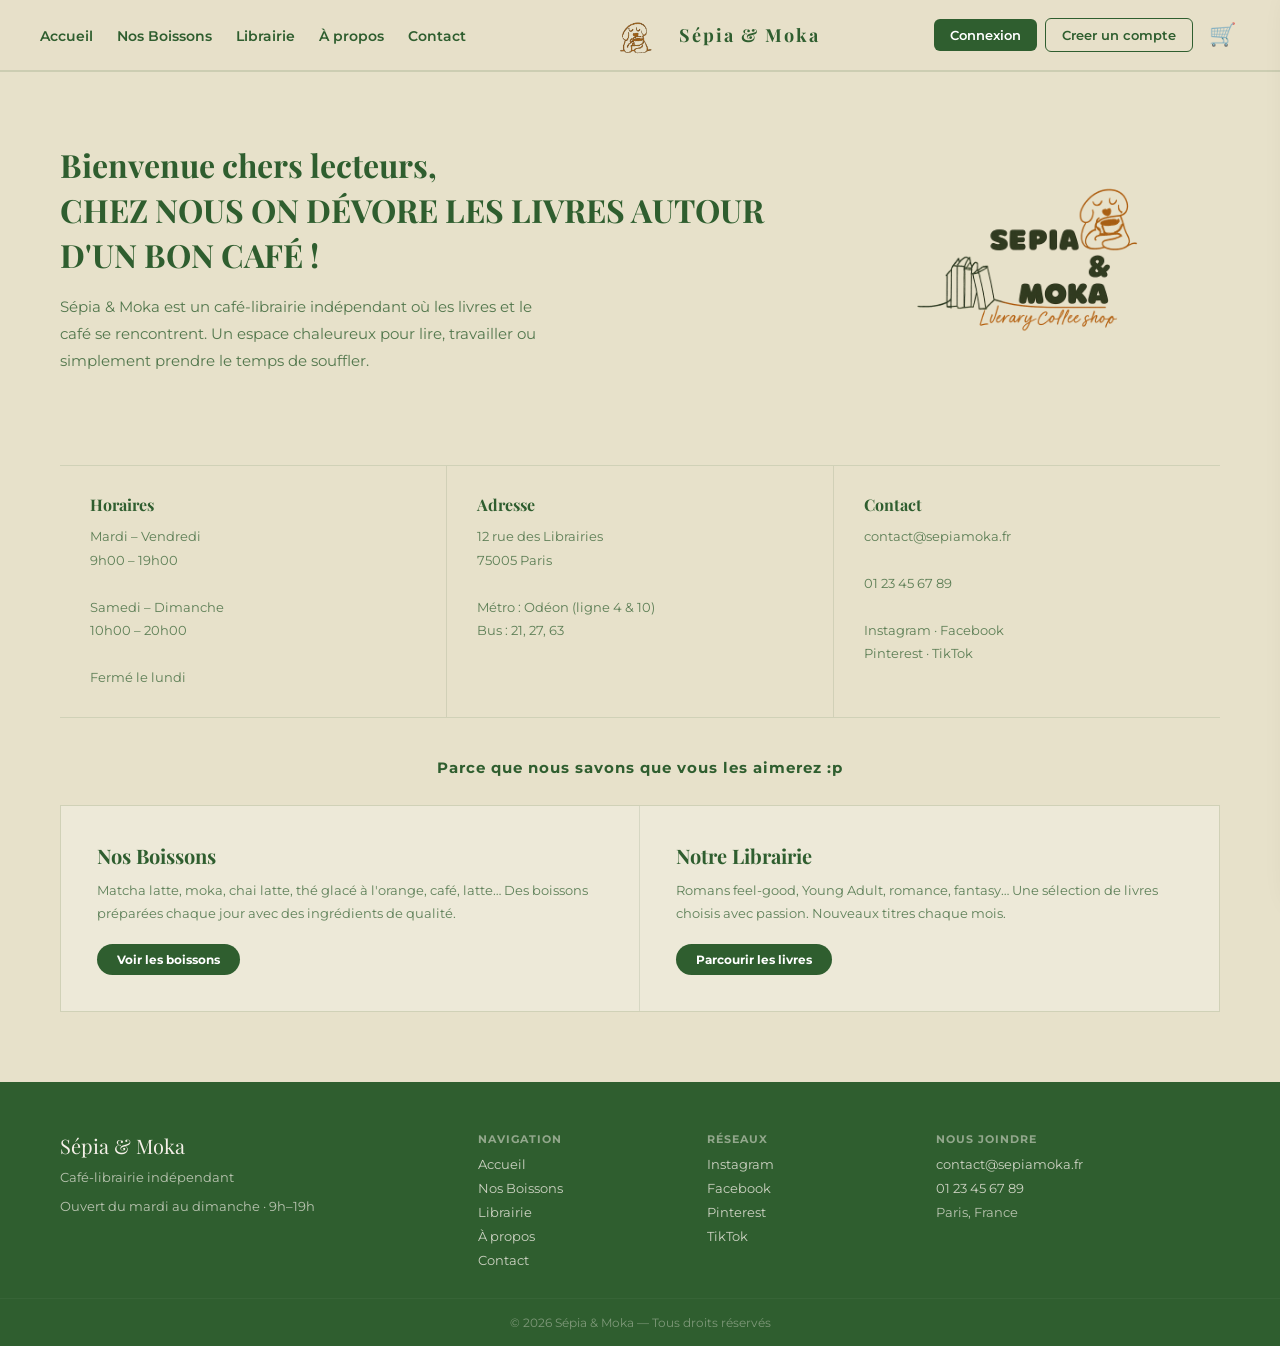
<file: accueil.html>
<!DOCTYPE html>
<html lang="fr">
<head>
  <meta charset="UTF-8"/>
  <meta name="viewport" content="width=device-width, initial-scale=1.0"/>
  <title>Sépia &amp; Moka – Accueil</title>
  <link rel="preconnect" href="https://fonts.googleapis.com">
  <link rel="preconnect" href="https://fonts.gstatic.com" crossorigin>
  <link href="https://fonts.googleapis.com/css2?family=Playfair+Display:ital,wght@0,400;0,700;1,400&family=Montserrat:wght@400;600;700&display=swap" rel="stylesheet">
  <link rel="stylesheet" href="sepiamoka.css"/>
  <style>
    
    .hero-wrap {
      display: flex;
      align-items: center;
      gap: 60px;
      padding: 70px 60px 50px;
    }
    .hero-text { flex: 1; }
    .hero-text h1 {
      font-family: 'Playfair Display', serif;
      font-size: 32px;
      font-weight: 700;
      line-height: 1.4;
      margin-bottom: 16px;
    }
    .hero-text p {
      font-size: 15px;
      line-height: 1.8;
      opacity: 0.8;
      max-width: 480px;
    }
    .hero-logo {
      flex-shrink: 0;
      width: 350px;
    }
    .hero-logo img {
      width: 350px;
      height: auto;
      display: block;
    }

    
    .ligne {
      height: 1px;
      background: rgba(47,94,47,0.12);
      margin: 0 60px;
    }

    
    .infos {
      display: flex;
      border-top: 1px solid rgba(47,94,47,0.12);
      border-bottom: 1px solid rgba(47,94,47,0.12);
      margin: 40px 60px;
    }
    .info-bloc {
      flex: 1;
      padding: 28px 30px;
      border-right: 1px solid rgba(47,94,47,0.12);
    }
    .info-bloc:last-child { border-right: none; }
    .info-bloc h3 {
      font-family: 'Playfair Display', serif;
      font-size: 16px;
      margin-bottom: 10px;
    }
    .info-bloc p {
      font-size: 13px;
      line-height: 1.8;
      opacity: 0.75;
    }

    
    .selections {
      padding: 0 60px 70px;
    }
    .selections h3 {
      text-align: center;
      font-weight: 700;
      letter-spacing: 1px;
      font-size: 15px;
      margin-bottom: 28px;
    }
    .selections-grid {
      display: grid;
      grid-template-columns: 1fr 1fr;
      border: 1px solid rgba(47,94,47,0.12);
    }
    .selection-bloc {
      padding: 36px;
      background: rgba(255,255,255,0.25);
    }
    .selection-bloc:first-child {
      border-right: 1px solid rgba(47,94,47,0.12);
    }
    .selection-bloc h4 {
      font-family: 'Playfair Display', serif;
      font-size: 20px;
      margin-bottom: 10px;
    }
    .selection-bloc p {
      font-size: 13px;
      line-height: 1.8;
      opacity: 0.75;
      margin-bottom: 18px;
    }
    .selection-bloc a {
      display: inline-block;
      padding: 8px 20px;
      background: var(--green);
      color: white;
      text-decoration: none;
      border-radius: 20px;
      font-size: 12px;
      font-weight: 700;
      font-family: 'Montserrat', sans-serif;
      transition: background 0.2s;
    }
    .selection-bloc a:hover { background: var(--green-light); }

    @media(max-width: 768px) {
      .hero-wrap { flex-direction: column; padding: 40px 24px 30px; gap: 30px; }
      .hero-logo { width: 350px; }
      .infos { flex-direction: column; margin: 30px 24px; }
      .info-bloc { border-right: none; border-bottom: 1px solid rgba(47,94,47,0.12); padding: 20px; }
      .info-bloc:last-child { border-bottom: none; }
      .selections { padding: 0 24px 50px; }
      .selections-grid { grid-template-columns: 1fr; }
      .selection-bloc:first-child { border-right: none; border-bottom: 1px solid rgba(47,94,47,0.12); }
    }
  </style>
</head>
<body>

  <div id="admin-banner" class="admin-banner" style="display:none;">
    ⚙️ MODE ADMINISTRATEUR — Gérez vos produits depuis Nos Boissons et Librairie
  </div>

  <header>
    <nav>
      <a href="accueil.html">Accueil</a>
      <a href="boissons.html">Nos Boissons</a>
      <a href="librairie.html">Librairie</a>
      <a href="apropos.html">À propos</a>
      <a href="contact.html">Contact</a>
    </nav>
    <div class="logo">
      <img src="chien.png" alt="" class="logo-chien">
      <span>Sépia &amp; Moka</span>
    </div>
    <div style="display:flex;align-items:center;gap:12px;">
      <div class="auth-area"></div>
      <button class="cart-btn" onclick="toggleCart()" aria-label="Panier">
        🛒<span class="cart-count"></span>
      </button>
    </div>
  </header>

  
  <div class="hero-wrap">
    <div class="hero-text">
      <h1>Bienvenue chers lecteurs,<br>CHEZ NOUS ON DÉVORE LES LIVRES AUTOUR D'UN BON CAFÉ !</h1>
      <p>Sépia &amp; Moka est un café-librairie indépendant où les livres et le café se rencontrent. Un espace chaleureux pour lire, travailler ou simplement prendre le temps de souffler.</p>
    </div>
    <div class="hero-logo">
      <img src="logo.png" alt="Sépia &amp; Moka">
    </div>
  </div>

  
  <div class="infos">
    <div class="info-bloc">
      <h3>Horaires</h3>
      <p>
        Mardi – Vendredi<br>9h00 – 19h00<br><br>
        Samedi – Dimanche<br>10h00 – 20h00<br><br>
        Fermé le lundi
      </p>
    </div>
    <div class="info-bloc">
      <h3>Adresse</h3>
      <p>
        12 rue des Librairies<br>
        75005 Paris<br><br>
        Métro : Odéon (ligne 4 &amp; 10)<br>
        Bus : 21, 27, 63
      </p>
    </div>
    <div class="info-bloc">
      <h3>Contact</h3>
      <p>
        contact@sepiamoka.fr<br><br>
        01 23 45 67 89<br><br>
        Instagram · Facebook<br>Pinterest · TikTok
      </p>
    </div>
  </div>

  <div class="selections">
    <h3>Parce que nous savons que vous les aimerez :p</h3>
    <div class="selections-grid">
      <div class="selection-bloc">
        <h4>Nos Boissons</h4>
        <p>Matcha latte, moka, chai latte, thé glacé à l'orange, café, latte… Des boissons préparées chaque jour avec des ingrédients de qualité.</p>
        <a href="boissons.html">Voir les boissons</a>
      </div>
      <div class="selection-bloc">
        <h4>Notre Librairie</h4>
        <p>Romans feel-good, Young Adult, romance, fantasy… Une sélection de livres choisis avec passion. Nouveaux titres chaque mois.</p>
        <a href="librairie.html">Parcourir les livres</a>
      </div>
    </div>
  </div>

  <footer>
    <div class="footer-inner">
      <div class="footer-brand">
        <span class="footer-logo">Sépia &amp; Moka</span>
        <p>Café-librairie indépendant</p>
        <p>Ouvert du mardi au dimanche · 9h–19h</p>
      </div>
      <div class="footer-links">
        <strong>Navigation</strong>
        <a href="accueil.html">Accueil</a>
        <a href="boissons.html">Nos Boissons</a>
        <a href="librairie.html">Librairie</a>
        <a href="apropos.html">À propos</a>
        <a href="contact.html">Contact</a>
      </div>
      <div class="footer-links">
        <strong>Réseaux</strong>
        <a href="#">Instagram</a>
        <a href="#">Facebook</a>
        <a href="#">Pinterest</a>
        <a href="#">TikTok</a>
      </div>
      <div class="footer-links">
        <strong>Nous joindre</strong>
        <a href="mailto:contact@sepiamoka.fr">contact@sepiamoka.fr</a>
        <a href="tel:+33123456789">01 23 45 67 89</a>
        <p>Paris, France</p>
      </div>
    </div>
    <div class="footer-bottom">© 2026 Sépia &amp; Moka — Tous droits réservés</div>
  </footer>

  
  <div id="auth-modal">
    <div class="modal-box">
      <button class="modal-close" onclick="closeModal()">✕</button>
      <h2>Sépia &amp; Moka</h2>
      <div class="modal-tabs">
        <button class="modal-tab active" data-tab="login" onclick="switchTab('login')">Connexion</button>
        <button class="modal-tab" data-tab="register" onclick="switchTab('register')">Créer un compte</button>
      </div>
      <form class="modal-form" data-form="login" onsubmit="handleLogin(event)">
        <input id="login-email" type="email" placeholder="Email" required autocomplete="email">
        <input id="login-pass" type="password" placeholder="Mot de passe" required autocomplete="current-password">
        <div id="login-msg" class="modal-msg"></div>
        <button type="submit">Se connecter</button>
      </form>
      <form class="modal-form" data-form="register" style="display:none" onsubmit="handleRegister(event)">
        <div style="display:flex;gap:8px;">
          <input id="reg-prenom" type="text" placeholder="Prénom" required style="flex:1">
          <input id="reg-nom" type="text" placeholder="Nom" required style="flex:1">
        </div>
        <input id="reg-email" type="email" placeholder="Email" required autocomplete="email">
        <input id="reg-pass" type="password" placeholder="Mot de passe (6 car. min)" required autocomplete="new-password">
        <input id="reg-pass2" type="password" placeholder="Confirmer le mot de passe" required>
        <div id="reg-msg" class="modal-msg"></div>
        <button type="submit">Créer mon compte</button>
      </form>
    </div>
  </div>

  
  <div id="cart-panel">
    <h2>Mon panier <button class="cart-close" onclick="toggleCart()">✕</button></h2>
    <div id="cart-list"></div>
    <div id="cart-total"></div>
    <button class="btn-checkout" onclick="openCheckout()">Commander →</button>
  </div>

  <script src="sepiamoka.js"></script>
</body>
</html>
</file>
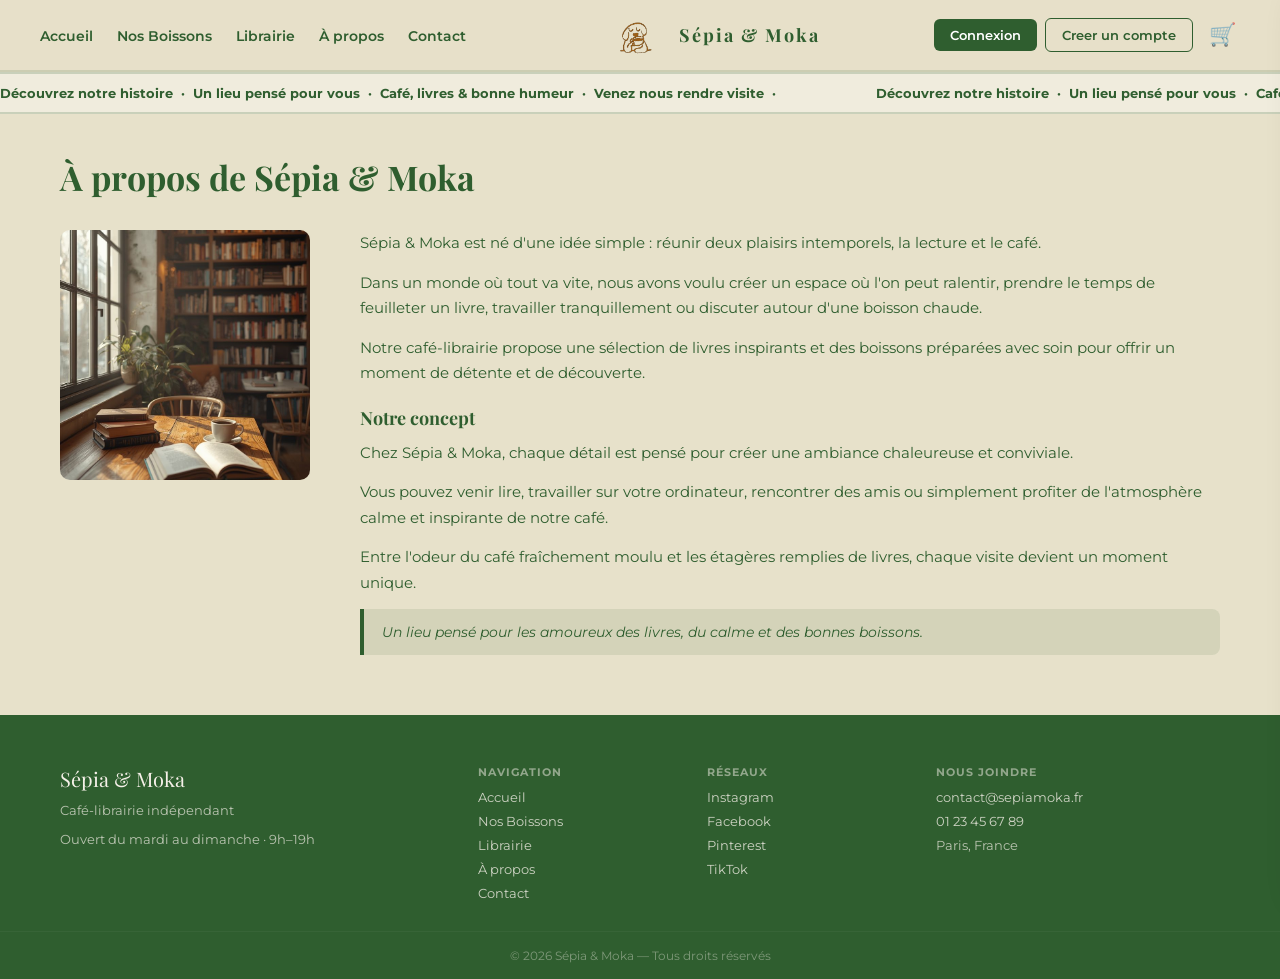
<file: apropos.html>
<!DOCTYPE html>
<html lang="fr">
<head>
  <meta charset="UTF-8"/>
  <meta name="viewport" content="width=device-width, initial-scale=1.0"/>
  <title>Sépia &amp; Moka – À propos</title>
  <link rel="stylesheet" href="sepiamoka.css"/>
  <style>
    .about-title { padding:40px 60px 0; font-family:'Playfair Display',serif; font-size:34px; }
    .about-container { display:flex; align-items:flex-start; gap:50px; padding:30px 60px 60px; }
    .about-image img { width:250px; height:250px; border-radius:10px; object-fit:cover; }
    .about-text h2 { margin:20px 0 10px; font-family:'Playfair Display',serif; font-size:18px; }
    .about-text p { line-height:1.7; margin-bottom:14px; font-size:15px; }
    .highlight-box { background:rgba(47,94,47,.1); border-left:4px solid var(--green); padding:14px 18px; border-radius:0 8px 8px 0; font-style:italic; margin-top:10px; font-size:14px; }
    @media(max-width:768px){ .about-container{flex-direction:column;padding:20px;} .about-title{padding:30px 20px 0;font-size:24px;} }
  </style>
  <link rel="preconnect" href="https://fonts.googleapis.com">
  <link rel="preconnect" href="https://fonts.gstatic.com" crossorigin>
  <link href="https://fonts.googleapis.com/css2?family=Playfair+Display:ital,wght@0,400;0,700;1,400&family=Montserrat:wght@400;600;700&display=swap" rel="stylesheet">
  <style>
    .hero {
      padding: 80px 60px 20px;
      font-family: 'Playfair Display', serif;
      font-size: 28px;
      font-weight: 700;
      line-height: 1.4;
    }
    .section-title {
      text-align: center;
      font-weight: 700;
      letter-spacing: 1px;
      font-size: 15px;
      margin-bottom: 30px;
      margin-top: 50px;
    }
  </style>
</head>
<body>

  <div id="admin-banner" class="admin-banner" style="display:none;">
    ⚙️ MODE ADMINISTRATEUR — Modifiez ou ajoutez des produits directement ici
  </div>

  <header>
    <nav>
      <a href="accueil.html">Accueil</a>
      <a href="boissons.html">Nos Boissons</a>
      <a href="librairie.html">Librairie</a>
      <a href="apropos.html">À propos</a>
      <a href="contact.html">Contact</a>
    </nav>
    <div class="logo">
      <img src="chien.png" alt="" class="logo-chien">
      <span>Sépia &amp; Moka</span>
    </div>
    <div style="display:flex;align-items:center;gap:12px;">
      <div class="auth-area"></div>
      <button class="cart-btn" onclick="toggleCart()" aria-label="Panier">
        🛒<span class="cart-count"></span>
      </button>
    </div>
  </header>

  <div class="ticker"><div class="ticker-track"><span>Découvrez notre histoire &nbsp;·&nbsp; Un lieu pensé pour vous &nbsp;·&nbsp; Café, livres &amp; bonne humeur &nbsp;·&nbsp; Venez nous rendre visite &nbsp;·&nbsp; &nbsp;&nbsp;&nbsp;</span><span>Découvrez notre histoire &nbsp;·&nbsp; Un lieu pensé pour vous &nbsp;·&nbsp; Café, livres &amp; bonne humeur &nbsp;·&nbsp; Venez nous rendre visite &nbsp;·&nbsp; &nbsp;&nbsp;&nbsp;</span><span>Découvrez notre histoire &nbsp;·&nbsp; Un lieu pensé pour vous &nbsp;·&nbsp; Café, livres &amp; bonne humeur &nbsp;·&nbsp; Venez nous rendre visite &nbsp;·&nbsp; &nbsp;&nbsp;&nbsp;</span><span>Découvrez notre histoire &nbsp;·&nbsp; Un lieu pensé pour vous &nbsp;·&nbsp; Café, livres &amp; bonne humeur &nbsp;·&nbsp; Venez nous rendre visite &nbsp;·&nbsp; &nbsp;&nbsp;&nbsp;</span></div></div></div>

  <h1 class="about-title">À propos de Sépia &amp; Moka</h1>

  <section class="about-container">
    <div class="about-image">
      <img src="Cozy Book Café Corner _ Warm Lights, Coffee & Stacks of Books _ Vision Board _ Cozy Living.jpg" alt="Café librairie" onerror="this.style.display='none'">
    </div>
    <div class="about-text">
      <p>Sépia &amp; Moka est né d'une idée simple : réunir deux plaisirs intemporels, la lecture et le café.</p>
      <p>Dans un monde où tout va vite, nous avons voulu créer un espace où l'on peut ralentir, prendre le temps de feuilleter un livre, travailler tranquillement ou discuter autour d'une boisson chaude.</p>
      <p>Notre café-librairie propose une sélection de livres inspirants et des boissons préparées avec soin pour offrir un moment de détente et de découverte.</p>
      <h2>Notre concept</h2>
      <p>Chez Sépia &amp; Moka, chaque détail est pensé pour créer une ambiance chaleureuse et conviviale.</p>
      <p>Vous pouvez venir lire, travailler sur votre ordinateur, rencontrer des amis ou simplement profiter de l'atmosphère calme et inspirante de notre café.</p>
      <p>Entre l'odeur du café fraîchement moulu et les étagères remplies de livres, chaque visite devient un moment unique.</p>
      <div class="highlight-box">Un lieu pensé pour les amoureux des livres, du calme et des bonnes boissons.</div>
    </div>
  </section>

  <footer>
    <div class="footer-inner">
      <div class="footer-brand">
        <span class="footer-logo">Sépia &amp; Moka</span>
        <p>Café-librairie indépendant</p>
        <p>Ouvert du mardi au dimanche · 9h–19h</p>
      </div>
      <div class="footer-links">
        <strong>Navigation</strong>
        <a href="accueil.html">Accueil</a>
        <a href="boissons.html">Nos Boissons</a>
        <a href="librairie.html">Librairie</a>
        <a href="apropos.html">À propos</a>
        <a href="contact.html">Contact</a>
      </div>
      <div class="footer-links">
        <strong>Réseaux</strong>
        <a href="#">Instagram</a>
        <a href="#">Facebook</a>
        <a href="#">Pinterest</a>
        <a href="#">TikTok</a>
      </div>
      <div class="footer-links">
        <strong>Nous joindre</strong>
        <a href="mailto:contact@sepiamoka.fr">contact@sepiamoka.fr</a>
        <a href="tel:+33123456789">01 23 45 67 89</a>
        <p>Paris, France</p>
      </div>
    </div>
    <div class="footer-bottom">© 2026 Sépia &amp; Moka — Tous droits réservés</div>
  </footer>

  <div id="auth-modal">
    <div class="modal-box">
      <button class="modal-close" onclick="closeModal()">✕</button>
      <h2>Sépia &amp; Moka</h2>
      <div class="modal-tabs">
        <button class="modal-tab active" data-tab="login" onclick="switchTab('login')">Connexion</button>
        <button class="modal-tab" data-tab="register" onclick="switchTab('register')">Créer un compte</button>
      </div>
      <form class="modal-form" data-form="login" onsubmit="handleLogin(event)">
        <input id="login-email" type="email" placeholder="Email" required autocomplete="email">
        <input id="login-pass" type="password" placeholder="Mot de passe" required autocomplete="current-password">
        <div id="login-msg" class="modal-msg"></div>
        <button type="submit">Se connecter</button>
      </form>
      <form class="modal-form" data-form="register" style="display:none" onsubmit="handleRegister(event)">
        <div style="display:flex;gap:8px;">
          <input id="reg-prenom" type="text" placeholder="Prénom" required style="flex:1">
          <input id="reg-nom" type="text" placeholder="Nom" required style="flex:1">
        </div>
        <input id="reg-email" type="email" placeholder="Email" required autocomplete="email">
        <input id="reg-pass" type="password" placeholder="Mot de passe (6 car. min)" required autocomplete="new-password">
        <input id="reg-pass2" type="password" placeholder="Confirmer le mot de passe" required>
        <div id="reg-msg" class="modal-msg"></div>
        <button type="submit">Créer mon compte</button>
      </form>
    </div>
  </div>

  <div id="product-editor-modal">
    <div class="pe-box">
      <h2 id="pe-title">Modifier le produit <button class="modal-close" onclick="closeProductEditor()">✕</button></h2>
      <div class="pe-field">
        <label>Image du produit</label>
        <img id="pe-img-preview" class="pe-img-preview" alt="Aperçu">
        <label for="pe-img-file" class="pe-img-upload-label">
          📷 Choisir une image
          <input type="file" id="pe-img-file" accept="image/*" style="display:none" onchange="handleProductImageChange(this)">
        </label>
      </div>
      <div class="pe-field">
        <label>Nom du produit</label>
        <input type="text" id="pe-name" placeholder="Nom du produit">
      </div>
      <div class="pe-field">
        <label>Description</label>
        <textarea id="pe-desc" placeholder="Description, ingrédients, auteur…"></textarea>
      </div>
      <div style="display:flex;gap:12px;">
        <div class="pe-field" style="flex:1">
          <label>Prix (€)</label>
          <input type="number" id="pe-price" placeholder="ex: 4.50" step="0.01" min="0">
        </div>
        <div class="pe-field" style="flex:1">
          <label>Stock</label>
          <input type="number" id="pe-stock" placeholder="ex: 20" min="0">
        </div>
      </div>
      <div id="pe-msg" class="pe-msg"></div>
      <div class="pe-actions">
        <button class="pe-btn-cancel" onclick="closeProductEditor()">Annuler</button>
        <button class="pe-btn-save" onclick="saveProductEditor()">💾 Enregistrer</button>
      </div>
    </div>
  </div>

  <div id="cart-panel">
    <h2>Mon panier <button class="cart-close" onclick="toggleCart()">✕</button></h2>
    <div id="cart-list"></div>
    <div id="cart-total"></div>
    <button class="btn-checkout" onclick="openCheckout()">Commander →</button>
  </div>

  <script src="sepiamoka.js"></script>
</body>
</html>
</file>
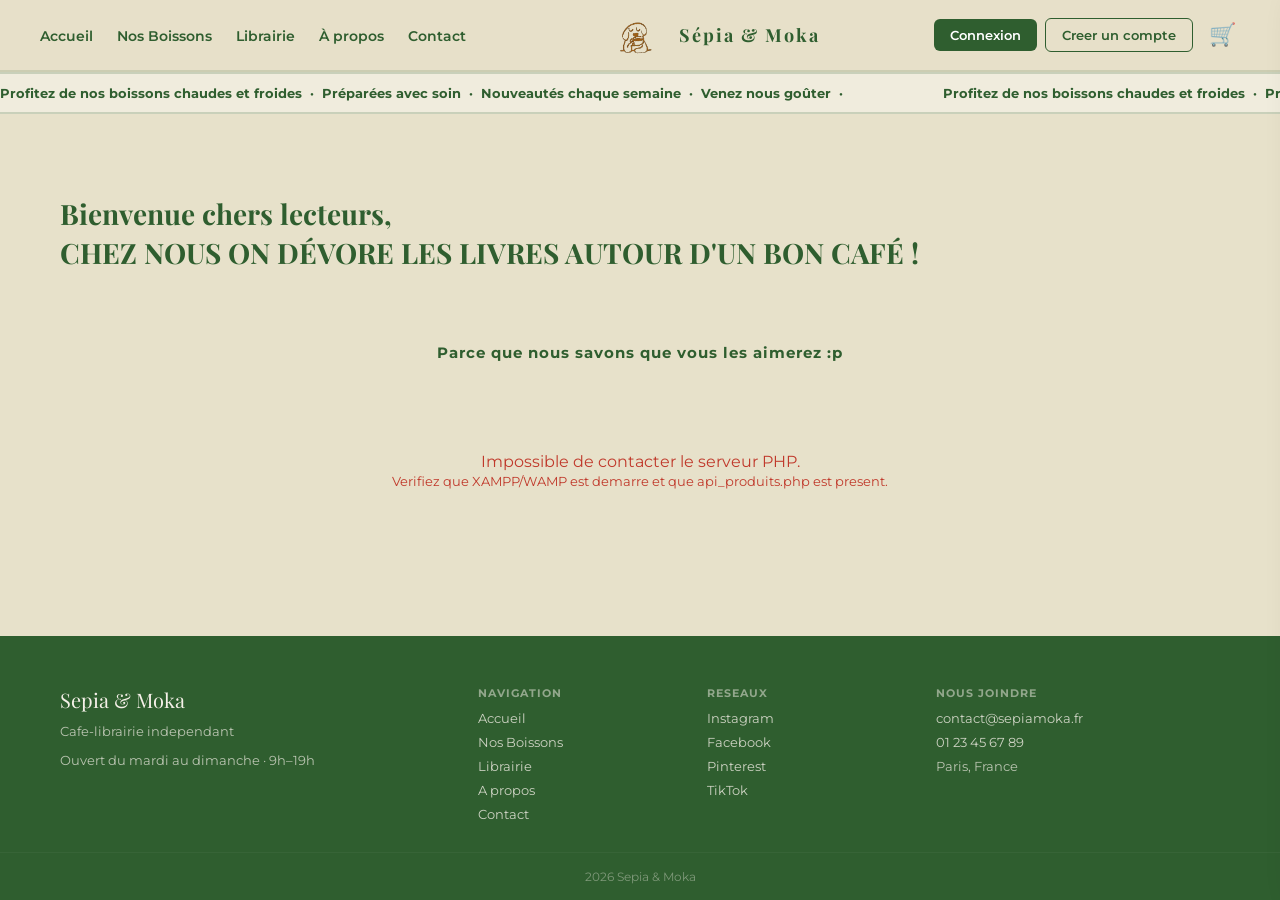
<file: boissons.html>
<!DOCTYPE html>
<html lang="fr">
<head>
  <meta charset="UTF-8"/>
  <meta name="viewport" content="width=device-width, initial-scale=1.0"/>
  <title>Sepia & Moka - Nos Boissons</title>
  <link rel="stylesheet" href="sepiamoka.css"/>
  <link rel="preconnect" href="https://fonts.googleapis.com">
  <link rel="preconnect" href="https://fonts.gstatic.com" crossorigin>
  <link href="https://fonts.googleapis.com/css2?family=Playfair+Display:ital,wght@0,400;0,700;1,400&family=Montserrat:wght@400;600;700&display=swap" rel="stylesheet">
  <style>
    .hero {
      padding: 80px 60px 20px;
      font-family: 'Playfair Display', serif;
      font-size: 28px;
      font-weight: 700;
      line-height: 1.4;
    }
    .section-title {
      text-align: center;
      font-weight: 700;
      letter-spacing: 1px;
      font-size: 15px;
      margin-bottom: 30px;
      margin-top: 50px;
    }
  </style>
</head>
<body>
  <div id="admin-banner" class="admin-banner" style="display:none;">
    ⚙️ MODE ADMINISTRATEUR — Modifiez ou ajoutez des produits directement ici
  </div>

  <header>
    <nav>
      <a href="accueil.html">Accueil</a>
      <a href="boissons.html">Nos Boissons</a>
      <a href="librairie.html">Librairie</a>
      <a href="apropos.html">À propos</a>
      <a href="contact.html">Contact</a>
    </nav>
    <div class="logo">
      <img src="chien.png" alt="" class="logo-chien">
      <span>Sépia &amp; Moka</span>
    </div>
    <div style="display:flex;align-items:center;gap:12px;">
      <div class="auth-area"></div>
      <button class="cart-btn" onclick="toggleCart()" aria-label="Panier">
        🛒<span class="cart-count"></span>
      </button>
    </div>
  </header>
  <div class="ticker"><div class="ticker-track"><span>Profitez de nos boissons chaudes et froides &nbsp;·&nbsp; Préparées avec soin &nbsp;·&nbsp; Nouveautés chaque semaine &nbsp;·&nbsp; Venez nous goûter &nbsp;·&nbsp; &nbsp;&nbsp;&nbsp;</span><span>Profitez de nos boissons chaudes et froides &nbsp;·&nbsp; Préparées avec soin &nbsp;·&nbsp; Nouveautés chaque semaine &nbsp;·&nbsp; Venez nous goûter &nbsp;·&nbsp; &nbsp;&nbsp;&nbsp;</span><span>Profitez de nos boissons chaudes et froides &nbsp;·&nbsp; Préparées avec soin &nbsp;·&nbsp; Nouveautés chaque semaine &nbsp;·&nbsp; Venez nous goûter &nbsp;·&nbsp; &nbsp;&nbsp;&nbsp;</span><span>Profitez de nos boissons chaudes et froides &nbsp;·&nbsp; Préparées avec soin &nbsp;·&nbsp; Nouveautés chaque semaine &nbsp;·&nbsp; Venez nous goûter &nbsp;·&nbsp; &nbsp;&nbsp;&nbsp;</span></div></div>
  <section class="hero">Bienvenue chers lecteurs,<br>
    CHEZ NOUS ON DÉVORE LES LIVRES AUTOUR D'UN BON CAFÉ !
  </section>
  <h3 class="section-title">Parce que nous savons que vous les aimerez :p</h3>
  <section class="products" id="products-boisson"></section>
  <footer>
    <div class="footer-inner">
      <div class="footer-brand">
        <span class="footer-logo">Sepia &amp; Moka</span>
        <p>Cafe-librairie independant</p>
        <p>Ouvert du mardi au dimanche · 9h–19h</p>
      </div>
      <div class="footer-links">
        <strong>Navigation</strong>
        <a href="accueil.html">Accueil</a>
        <a href="boissons.html">Nos Boissons</a>
        <a href="librairie.html">Librairie</a>
        <a href="apropos.html">A propos</a>
        <a href="contact.html">Contact</a>
      </div>
      <div class="footer-links">
        <strong>Reseaux</strong>
        <a href="#">Instagram</a>
        <a href="#">Facebook</a>
        <a href="#">Pinterest</a>
        <a href="#">TikTok</a>
      </div>
      <div class="footer-links">
        <strong>Nous joindre</strong>
        <a href="mailto:contact@sepiamoka.fr">contact@sepiamoka.fr</a>
        <a href="tel:+33123456789">01 23 45 67 89</a>
        <p>Paris, France</p>
      </div>
    </div>
    <div class="footer-bottom">2026 Sepia &amp; Moka</div>
  </footer>
  <div id="auth-modal">
    <div class="modal-box">
      <button class="modal-close" onclick="closeModal()">X</button>
      <h2>Sepia &amp; Moka</h2>
      <div class="modal-tabs">
        <button class="modal-tab active" data-tab="login" onclick="switchTab('login')">Connexion</button>
        <button class="modal-tab" data-tab="register" onclick="switchTab('register')">Creer un compte</button>
      </div>
      <form class="modal-form" data-form="login" onsubmit="handleLogin(event)">
        <input id="login-email" type="email" placeholder="Email" required autocomplete="email">
        <input id="login-pass" type="password" placeholder="Mot de passe" required autocomplete="current-password">
        <div id="login-msg" class="modal-msg"></div>
        <button type="submit">Se connecter</button>
      </form>
      <form class="modal-form" data-form="register" style="display:none" onsubmit="handleRegister(event)">
        <div style="display:flex;gap:8px;">
          <input id="reg-prenom" type="text" placeholder="Prenom" required style="flex:1">
          <input id="reg-nom" type="text" placeholder="Nom" required style="flex:1">
        </div>
        <input id="reg-email" type="email" placeholder="Email" required autocomplete="email">
        <input id="reg-pass" type="password" placeholder="Mot de passe (6 car. min)" required autocomplete="new-password">
        <input id="reg-pass2" type="password" placeholder="Confirmer le mot de passe" required>
        <div id="reg-msg" class="modal-msg"></div>
        <button type="submit">Creer mon compte</button>
      </form>
    </div>
  </div>

  <div id="product-editor-modal">
    <div class="pe-box">
      <h2 id="pe-title">Modifier le produit <button class="modal-close" onclick="closeProductEditor()">X</button></h2>
      <div class="pe-field">
        <label>Image du produit</label>
        <img id="pe-img-preview" class="pe-img-preview" alt="Apercu">
        <label for="pe-img-file" class="pe-img-upload-label">
          Choisir une image
          <input type="file" id="pe-img-file" accept="image/*" style="display:none" onchange="handleProductImageChange(this)">
        </label>
      </div>
      <div class="pe-field">
        <label>Nom du produit</label>
        <input type="text" id="pe-name" placeholder="Nom du produit">
      </div>
      <div class="pe-field">
        <label>Description</label>
        <textarea id="pe-desc" placeholder="Description, ingredients, auteur..."></textarea>
      </div>
      <div style="display:flex;gap:12px;">
        <div class="pe-field" style="flex:1">
          <label>Prix (euro)</label>
          <input type="number" id="pe-price" placeholder="ex: 4.50" step="0.01" min="0">
        </div>
        <div class="pe-field" style="flex:1">
          <label>Stock</label>
          <input type="number" id="pe-stock" placeholder="ex: 20" min="0">
        </div>
      </div>
      <div id="pe-msg" class="pe-msg"></div>
      <div class="pe-actions">
        <button class="pe-btn-cancel" onclick="closeProductEditor()">Annuler</button>
        <button class="pe-btn-save" onclick="saveProductEditor()">Enregistrer</button>
      </div>
    </div>
  </div>

  <div id="cart-panel">
    <h2>Mon panier <button class="cart-close" onclick="toggleCart()">X</button></h2>
    <div id="cart-list"></div>
    <div id="cart-total"></div>
    <button class="btn-checkout" onclick="openCheckout()">Commander</button>
  </div>
  <script src="sepiamoka.js"></script>
  <script>document.addEventListener('DOMContentLoaded', () => renderProducts('boisson', 'products-boisson'));</script>
</body>
</html>
</file>
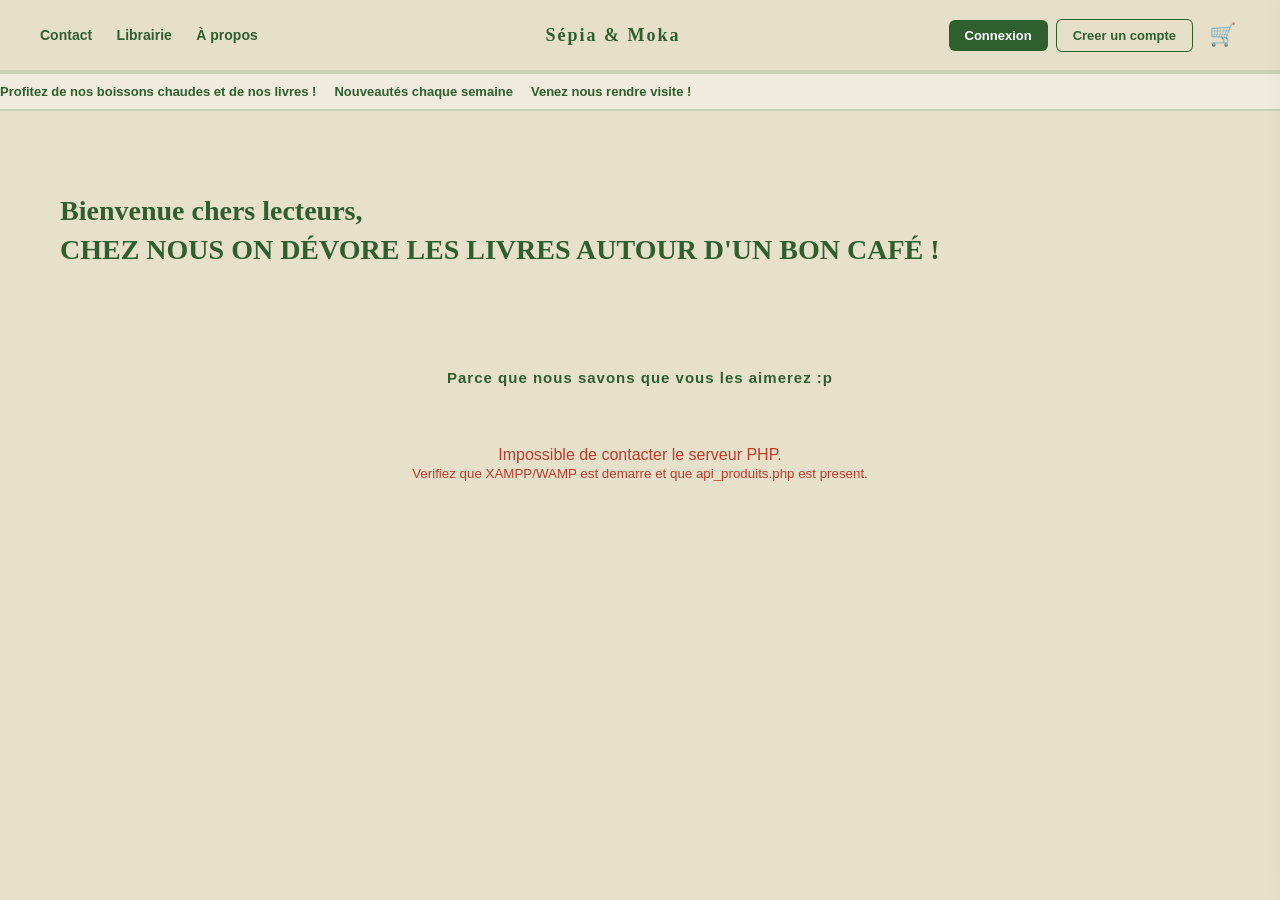
<file: coffee.html>
<!DOCTYPE html>
<html lang="fr">
<head>
  <meta charset="UTF-8" />
  <meta name="viewport" content="width=device-width, initial-scale=1.0" />
  <title>Sépia & Moka – Accueil</title>
  <link rel="stylesheet" href="sepiamoka.css" />
</head>
<body>

  <div id="admin-banner" class="admin-banner" style="display:none;">
    ⚙️ MODE ADMINISTRATEUR — Vous pouvez modifier les boissons directement sur cette page
  </div>

  <header>
    <nav>
      <a href="contact.html">Contact</a>
      <a href="librairie.html">Librairie</a>
      <a href="apropos.html">À propos</a>
    </nav>
    <div class="logo">Sépia &amp; Moka</div>
    <div style="display:flex;align-items:center;gap:12px;">
      <div class="auth-area"></div>
      <button class="cart-btn" onclick="toggleCart()" aria-label="Panier">
        🛒<span class="cart-count"></span>
      </button>
    </div>
  </header>

  <div class="ticker">
    <span>Profitez de nos boissons chaudes et de nos livres ! &nbsp;&nbsp;&nbsp; Nouveautés chaque semaine &nbsp;&nbsp;&nbsp; Venez nous rendre visite !</span>
  </div>

  <section class="hero">
    Bienvenue chers lecteurs,<br>
    CHEZ NOUS ON DÉVORE LES LIVRES AUTOUR D'UN BON CAFÉ !
  </section>

  <h3 class="section-title">Parce que nous savons que vous les aimerez :p</h3>

  <section class="products" id="products-boisson"></section>

  <footer></footer>

<div id="auth-modal">
  <div class="modal-box">
    <button class="modal-close" onclick="closeModal()">✕</button>
    <h2>Sépia & Moka</h2>
    <div class="modal-tabs">
      <button class="modal-tab active" data-tab="login"    onclick="switchTab('login')">Connexion</button>
      <button class="modal-tab"        data-tab="register" onclick="switchTab('register')">Créer un compte</button>
    </div>

    <form class="modal-form" data-form="login" onsubmit="handleLogin(event)">
      <input id="login-email" type="email"    placeholder="Email"          required autocomplete="email">
      <input id="login-pass"  type="password" placeholder="Mot de passe"   required autocomplete="current-password">
      <div id="login-msg" class="modal-msg"></div>
      <button type="submit">Se connecter</button>
    </form>

    <form class="modal-form" data-form="register" style="display:none" onsubmit="handleRegister(event)">
      <div style="display:flex;gap:8px;">
        <input id="reg-prenom" type="text"     placeholder="Prénom" required style="flex:1">
        <input id="reg-nom"    type="text"     placeholder="Nom"    required style="flex:1">
      </div>
      <input id="reg-email"  type="email"    placeholder="Email"                  required autocomplete="email">
      <input id="reg-pass"   type="password" placeholder="Mot de passe (6 car. min)" required autocomplete="new-password">
      <input id="reg-pass2"  type="password" placeholder="Confirmer le mot de passe"  required>
      <div id="reg-msg" class="modal-msg"></div>
      <button type="submit">Créer mon compte</button>
    </form>
  </div>
</div>

<div id="product-editor-modal">
  <div class="pe-box">
    <h2 id="pe-title">Modifier le produit <button class="modal-close" onclick="closeProductEditor()">✕</button></h2>

    <div class="pe-field">
      <label for="pe-img-file">Image du produit</label>
      <img id="pe-img-preview" class="pe-img-preview" alt="Aperçu">
      <label for="pe-img-file" class="pe-img-upload-label">
        📷 Choisir une image
        <input type="file" id="pe-img-file" accept="image/*" style="display:none" onchange="handleProductImageChange(this)">
      </label>
    </div>

    <div class="pe-field">
      <label for="pe-name">Nom du produit</label>
      <input type="text" id="pe-name" placeholder="ex: Cappuccino Vanille">
    </div>

    <div class="pe-field">
      <label for="pe-desc">Description</label>
      <textarea id="pe-desc" placeholder="Ingrédients, caractéristiques, auteur…"></textarea>
    </div>

    <div style="display:flex;gap:12px;">
      <div class="pe-field" style="flex:1">
        <label for="pe-price">Prix (€)</label>
        <input type="number" id="pe-price" placeholder="ex: 4.50" step="0.01" min="0">
      </div>
      <div class="pe-field" style="flex:1">
        <label for="pe-stock">Stock</label>
        <input type="number" id="pe-stock" placeholder="ex: 20" min="0">
      </div>
    </div>

    <div id="pe-msg" class="pe-msg"></div>

    <div class="pe-actions">
      <button class="pe-btn-cancel" onclick="closeProductEditor()">Annuler</button>
      <button class="pe-btn-save"   onclick="saveProductEditor()">💾 Enregistrer</button>
    </div>
  </div>
</div>

<div id="cart-panel">
  <h2>Mon panier <button class="cart-close" onclick="toggleCart()">✕</button></h2>
  <div id="cart-list"></div>
  <div id="cart-total"></div>
  <button class="btn-checkout" onclick="openCheckout()">Commander →</button>
</div>

  <script src="sepiamoka.js"></script>
  <script>
    document.addEventListener('DOMContentLoaded', () => renderProducts('boisson', 'products-boisson'));
  </script>
</body>
</html>
</file>
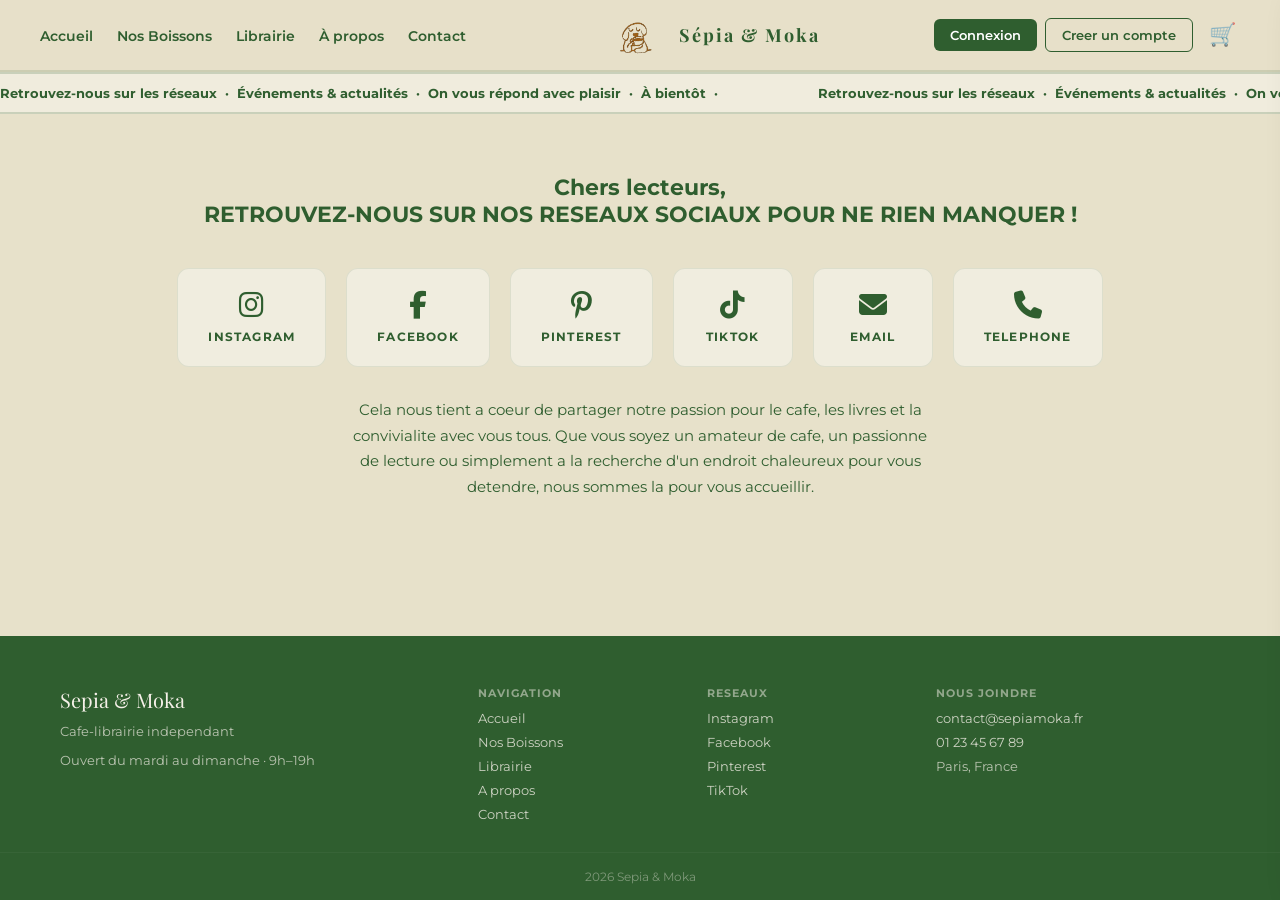
<file: contact.html>
<!DOCTYPE html>
<html lang="fr">
<head>
  <meta charset="UTF-8"/>
  <meta name="viewport" content="width=device-width, initial-scale=1.0"/>
  <title>Sepia &amp; Moka - Contact</title>
  <link rel="stylesheet" href="sepiamoka.css"/>
  <link rel="stylesheet" href="https://cdnjs.cloudflare.com/ajax/libs/font-awesome/6.5.1/css/all.min.css"/>
  <style>
    .contact-hero { padding:60px 60px 10px; font-size:22px; font-weight:700; text-align:center; }
    .social-container { display:flex; justify-content:center; gap:20px; padding:30px 20px 20px; flex-wrap:wrap; }
    .social-card {
      background:rgba(255,255,255,0.4); padding:22px 30px;
      border-radius:12px; text-decoration:none; color:var(--green);
      border:1px solid rgba(47,94,47,0.1);
      display:flex; flex-direction:column; align-items:center; gap:10px; min-width:120px;
      transition:all 0.3s cubic-bezier(.4,0,.2,1);
    }
    .social-card:hover { background:var(--green); color:#e7e0c9; transform:translateY(-6px); }
    .social-card i { font-size:28px; }
    .social-card span { font-weight:700; font-size:12px; text-transform:uppercase; letter-spacing:1.2px; }
    .contact-text { padding:10px 60px 50px; font-size:15px; text-align:center; max-width:700px; margin:0 auto; line-height:1.7; }
    @media(max-width:600px){ .contact-hero,.contact-text{padding-left:20px;padding-right:20px;} }
  </style>
  <link rel="preconnect" href="https://fonts.googleapis.com">
  <link rel="preconnect" href="https://fonts.gstatic.com" crossorigin>
  <link href="https://fonts.googleapis.com/css2?family=Playfair+Display:ital,wght@0,400;0,700;1,400&family=Montserrat:wght@400;600;700&display=swap" rel="stylesheet">
  <style>
    .hero {
      padding: 80px 60px 20px;
      font-family: 'Playfair Display', serif;
      font-size: 28px;
      font-weight: 700;
      line-height: 1.4;
    }
    .section-title {
      text-align: center;
      font-weight: 700;
      letter-spacing: 1px;
      font-size: 15px;
      margin-bottom: 30px;
      margin-top: 50px;
    }
  </style>
</head>
<body>
  <div id="admin-banner" class="admin-banner" style="display:none;">
    ⚙️ MODE ADMINISTRATEUR — Modifiez ou ajoutez des produits directement ici
  </div>

  <header>
    <nav>
      <a href="accueil.html">Accueil</a>
      <a href="boissons.html">Nos Boissons</a>
      <a href="librairie.html">Librairie</a>
      <a href="apropos.html">À propos</a>
      <a href="contact.html">Contact</a>
    </nav>
    <div class="logo">
      <img src="chien.png" alt="" class="logo-chien">
      <span>Sépia &amp; Moka</span>
    </div>
    <div style="display:flex;align-items:center;gap:12px;">
      <div class="auth-area"></div>
      <button class="cart-btn" onclick="toggleCart()" aria-label="Panier">
        🛒<span class="cart-count"></span>
      </button>
    </div>
  </header>
  <div class="ticker"><div class="ticker-track"><span>Retrouvez-nous sur les réseaux &nbsp;·&nbsp; Événements &amp; actualités &nbsp;·&nbsp; On vous répond avec plaisir &nbsp;·&nbsp; À bientôt &nbsp;·&nbsp; &nbsp;&nbsp;&nbsp;</span><span>Retrouvez-nous sur les réseaux &nbsp;·&nbsp; Événements &amp; actualités &nbsp;·&nbsp; On vous répond avec plaisir &nbsp;·&nbsp; À bientôt &nbsp;·&nbsp; &nbsp;&nbsp;&nbsp;</span><span>Retrouvez-nous sur les réseaux &nbsp;·&nbsp; Événements &amp; actualités &nbsp;·&nbsp; On vous répond avec plaisir &nbsp;·&nbsp; À bientôt &nbsp;·&nbsp; &nbsp;&nbsp;&nbsp;</span><span>Retrouvez-nous sur les réseaux &nbsp;·&nbsp; Événements &amp; actualités &nbsp;·&nbsp; On vous répond avec plaisir &nbsp;·&nbsp; À bientôt &nbsp;·&nbsp; &nbsp;&nbsp;&nbsp;</span></div></div></div>
  <div class="contact-hero">
    Chers lecteurs,<br>
    RETROUVEZ-NOUS SUR NOS RESEAUX SOCIAUX POUR NE RIEN MANQUER !
  </div>
  <div class="social-container">
    <a href="https://instagram.com" target="_blank" class="social-card">
      <i class="fa-brands fa-instagram"></i><span>Instagram</span>
    </a>
    <a href="https://facebook.com" target="_blank" class="social-card">
      <i class="fa-brands fa-facebook-f"></i><span>Facebook</span>
    </a>
    <a href="https://pinterest.com" target="_blank" class="social-card">
      <i class="fa-brands fa-pinterest-p"></i><span>Pinterest</span>
    </a>
    <a href="https://tiktok.com" target="_blank" class="social-card">
      <i class="fa-brands fa-tiktok"></i><span>TikTok</span>
    </a>
    <a href="mailto:contact@sepiamoka.fr" class="social-card">
      <i class="fa-solid fa-envelope"></i><span>Email</span>
    </a>
    <a href="tel:+33123456789" class="social-card">
      <i class="fa-solid fa-phone"></i><span>Telephone</span>
    </a>
  </div>
  <p class="contact-text">
    Cela nous tient a coeur de partager notre passion pour le cafe, les livres et la convivialite avec vous tous. Que vous soyez un amateur de cafe, un passionne de lecture ou simplement a la recherche d'un endroit chaleureux pour vous detendre, nous sommes la pour vous accueillir.
  </p>
  <footer>
    <div class="footer-inner">
      <div class="footer-brand">
        <span class="footer-logo">Sepia &amp; Moka</span>
        <p>Cafe-librairie independant</p>
        <p>Ouvert du mardi au dimanche · 9h–19h</p>
      </div>
      <div class="footer-links">
        <strong>Navigation</strong>
        <a href="accueil.html">Accueil</a>
        <a href="boissons.html">Nos Boissons</a>
        <a href="librairie.html">Librairie</a>
        <a href="apropos.html">A propos</a>
        <a href="contact.html">Contact</a>
      </div>
      <div class="footer-links">
        <strong>Reseaux</strong>
        <a href="#">Instagram</a>
        <a href="#">Facebook</a>
        <a href="#">Pinterest</a>
        <a href="#">TikTok</a>
      </div>
      <div class="footer-links">
        <strong>Nous joindre</strong>
        <a href="mailto:contact@sepiamoka.fr">contact@sepiamoka.fr</a>
        <a href="tel:+33123456789">01 23 45 67 89</a>
        <p>Paris, France</p>
      </div>
    </div>
    <div class="footer-bottom">2026 Sepia &amp; Moka</div>
  </footer>
  <div id="auth-modal">
    <div class="modal-box">
      <button class="modal-close" onclick="closeModal()">X</button>
      <h2>Sepia &amp; Moka</h2>
      <div class="modal-tabs">
        <button class="modal-tab active" data-tab="login" onclick="switchTab('login')">Connexion</button>
        <button class="modal-tab" data-tab="register" onclick="switchTab('register')">Creer un compte</button>
      </div>
      <form class="modal-form" data-form="login" onsubmit="handleLogin(event)">
        <input id="login-email" type="email" placeholder="Email" required autocomplete="email">
        <input id="login-pass" type="password" placeholder="Mot de passe" required autocomplete="current-password">
        <div id="login-msg" class="modal-msg"></div>
        <button type="submit">Se connecter</button>
      </form>
      <form class="modal-form" data-form="register" style="display:none" onsubmit="handleRegister(event)">
        <div style="display:flex;gap:8px;">
          <input id="reg-prenom" type="text" placeholder="Prenom" required style="flex:1">
          <input id="reg-nom" type="text" placeholder="Nom" required style="flex:1">
        </div>
        <input id="reg-email" type="email" placeholder="Email" required autocomplete="email">
        <input id="reg-pass" type="password" placeholder="Mot de passe (6 car. min)" required autocomplete="new-password">
        <input id="reg-pass2" type="password" placeholder="Confirmer le mot de passe" required>
        <div id="reg-msg" class="modal-msg"></div>
        <button type="submit">Creer mon compte</button>
      </form>
    </div>
  </div>

  <div id="product-editor-modal">
    <div class="pe-box">
      <h2 id="pe-title">Modifier le produit <button class="modal-close" onclick="closeProductEditor()">X</button></h2>
      <div class="pe-field">
        <label>Image du produit</label>
        <img id="pe-img-preview" class="pe-img-preview" alt="Apercu">
        <label for="pe-img-file" class="pe-img-upload-label">
          Choisir une image
          <input type="file" id="pe-img-file" accept="image/*" style="display:none" onchange="handleProductImageChange(this)">
        </label>
      </div>
      <div class="pe-field">
        <label>Nom du produit</label>
        <input type="text" id="pe-name" placeholder="Nom du produit">
      </div>
      <div class="pe-field">
        <label>Description</label>
        <textarea id="pe-desc" placeholder="Description, ingredients, auteur..."></textarea>
      </div>
      <div style="display:flex;gap:12px;">
        <div class="pe-field" style="flex:1">
          <label>Prix (euro)</label>
          <input type="number" id="pe-price" placeholder="ex: 4.50" step="0.01" min="0">
        </div>
        <div class="pe-field" style="flex:1">
          <label>Stock</label>
          <input type="number" id="pe-stock" placeholder="ex: 20" min="0">
        </div>
      </div>
      <div id="pe-msg" class="pe-msg"></div>
      <div class="pe-actions">
        <button class="pe-btn-cancel" onclick="closeProductEditor()">Annuler</button>
        <button class="pe-btn-save" onclick="saveProductEditor()">Enregistrer</button>
      </div>
    </div>
  </div>

  <div id="cart-panel">
    <h2>Mon panier <button class="cart-close" onclick="toggleCart()">X</button></h2>
    <div id="cart-list"></div>
    <div id="cart-total"></div>
    <button class="btn-checkout" onclick="openCheckout()">Commander</button>
  </div>
  <script src="sepiamoka.js"></script>
</body>
</html>
</file>
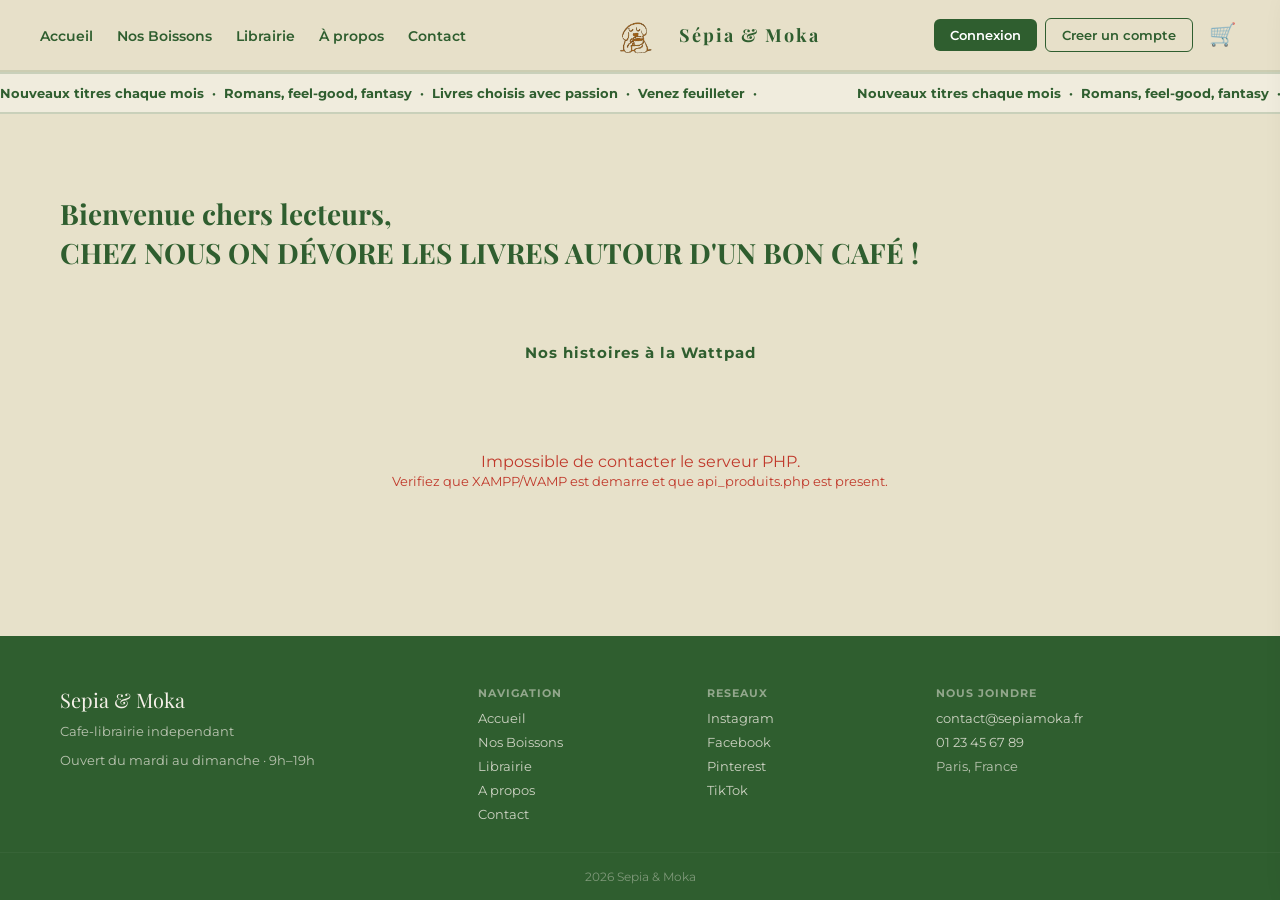
<file: librairie.html>
<!DOCTYPE html>
<html lang="fr">
<head>
  <meta charset="UTF-8"/>
  <meta name="viewport" content="width=device-width, initial-scale=1.0"/>
  <title>Sepia & Moka - Librairie</title>
  <link rel="stylesheet" href="sepiamoka.css"/>
  <link rel="preconnect" href="https://fonts.googleapis.com">
  <link rel="preconnect" href="https://fonts.gstatic.com" crossorigin>
  <link href="https://fonts.googleapis.com/css2?family=Playfair+Display:ital,wght@0,400;0,700;1,400&family=Montserrat:wght@400;600;700&display=swap" rel="stylesheet">
  <style>
    .hero {
      padding: 80px 60px 20px;
      font-family: 'Playfair Display', serif;
      font-size: 28px;
      font-weight: 700;
      line-height: 1.4;
    }
    .section-title {
      text-align: center;
      font-weight: 700;
      letter-spacing: 1px;
      font-size: 15px;
      margin-bottom: 30px;
      margin-top: 50px;
    }
  </style>
</head>
<body>
  <div id="admin-banner" class="admin-banner" style="display:none;">
    ⚙️ MODE ADMINISTRATEUR — Modifiez ou ajoutez des produits directement ici
  </div>

  <header>
    <nav>
      <a href="accueil.html">Accueil</a>
      <a href="boissons.html">Nos Boissons</a>
      <a href="librairie.html">Librairie</a>
      <a href="apropos.html">À propos</a>
      <a href="contact.html">Contact</a>
    </nav>
    <div class="logo">
      <img src="chien.png" alt="" class="logo-chien">
      <span>Sépia &amp; Moka</span>
    </div>
    <div style="display:flex;align-items:center;gap:12px;">
      <div class="auth-area"></div>
      <button class="cart-btn" onclick="toggleCart()" aria-label="Panier">
        🛒<span class="cart-count"></span>
      </button>
    </div>
  </header>
  <div class="ticker"><div class="ticker-track"><span>Nouveaux titres chaque mois &nbsp;·&nbsp; Romans, feel-good, fantasy &nbsp;·&nbsp; Livres choisis avec passion &nbsp;·&nbsp; Venez feuilleter &nbsp;·&nbsp; &nbsp;&nbsp;&nbsp;</span><span>Nouveaux titres chaque mois &nbsp;·&nbsp; Romans, feel-good, fantasy &nbsp;·&nbsp; Livres choisis avec passion &nbsp;·&nbsp; Venez feuilleter &nbsp;·&nbsp; &nbsp;&nbsp;&nbsp;</span><span>Nouveaux titres chaque mois &nbsp;·&nbsp; Romans, feel-good, fantasy &nbsp;·&nbsp; Livres choisis avec passion &nbsp;·&nbsp; Venez feuilleter &nbsp;·&nbsp; &nbsp;&nbsp;&nbsp;</span><span>Nouveaux titres chaque mois &nbsp;·&nbsp; Romans, feel-good, fantasy &nbsp;·&nbsp; Livres choisis avec passion &nbsp;·&nbsp; Venez feuilleter &nbsp;·&nbsp; &nbsp;&nbsp;&nbsp;</span></div></div></div>
  <section class="hero">Bienvenue chers lecteurs,<br>
    CHEZ NOUS ON DÉVORE LES LIVRES AUTOUR D'UN BON CAFÉ !
  </section>
  <h3 class="section-title">Nos histoires à la Wattpad</h3>
  <section class="products" id="products-livre"></section>
  <footer>
    <div class="footer-inner">
      <div class="footer-brand">
        <span class="footer-logo">Sepia &amp; Moka</span>
        <p>Cafe-librairie independant</p>
        <p>Ouvert du mardi au dimanche · 9h–19h</p>
      </div>
      <div class="footer-links">
        <strong>Navigation</strong>
        <a href="accueil.html">Accueil</a>
        <a href="boissons.html">Nos Boissons</a>
        <a href="librairie.html">Librairie</a>
        <a href="apropos.html">A propos</a>
        <a href="contact.html">Contact</a>
      </div>
      <div class="footer-links">
        <strong>Reseaux</strong>
        <a href="#">Instagram</a>
        <a href="#">Facebook</a>
        <a href="#">Pinterest</a>
        <a href="#">TikTok</a>
      </div>
      <div class="footer-links">
        <strong>Nous joindre</strong>
        <a href="mailto:contact@sepiamoka.fr">contact@sepiamoka.fr</a>
        <a href="tel:+33123456789">01 23 45 67 89</a>
        <p>Paris, France</p>
      </div>
    </div>
    <div class="footer-bottom">2026 Sepia &amp; Moka</div>
  </footer>
  <div id="auth-modal">
    <div class="modal-box">
      <button class="modal-close" onclick="closeModal()">X</button>
      <h2>Sepia &amp; Moka</h2>
      <div class="modal-tabs">
        <button class="modal-tab active" data-tab="login" onclick="switchTab('login')">Connexion</button>
        <button class="modal-tab" data-tab="register" onclick="switchTab('register')">Creer un compte</button>
      </div>
      <form class="modal-form" data-form="login" onsubmit="handleLogin(event)">
        <input id="login-email" type="email" placeholder="Email" required autocomplete="email">
        <input id="login-pass" type="password" placeholder="Mot de passe" required autocomplete="current-password">
        <div id="login-msg" class="modal-msg"></div>
        <button type="submit">Se connecter</button>
      </form>
      <form class="modal-form" data-form="register" style="display:none" onsubmit="handleRegister(event)">
        <div style="display:flex;gap:8px;">
          <input id="reg-prenom" type="text" placeholder="Prenom" required style="flex:1">
          <input id="reg-nom" type="text" placeholder="Nom" required style="flex:1">
        </div>
        <input id="reg-email" type="email" placeholder="Email" required autocomplete="email">
        <input id="reg-pass" type="password" placeholder="Mot de passe (6 car. min)" required autocomplete="new-password">
        <input id="reg-pass2" type="password" placeholder="Confirmer le mot de passe" required>
        <div id="reg-msg" class="modal-msg"></div>
        <button type="submit">Creer mon compte</button>
      </form>
    </div>
  </div>

  <div id="product-editor-modal">
    <div class="pe-box">
      <h2 id="pe-title">Modifier le produit <button class="modal-close" onclick="closeProductEditor()">X</button></h2>
      <div class="pe-field">
        <label>Image du produit</label>
        <img id="pe-img-preview" class="pe-img-preview" alt="Apercu">
        <label for="pe-img-file" class="pe-img-upload-label">
          Choisir une image
          <input type="file" id="pe-img-file" accept="image/*" style="display:none" onchange="handleProductImageChange(this)">
        </label>
      </div>
      <div class="pe-field">
        <label>Nom du produit</label>
        <input type="text" id="pe-name" placeholder="Nom du produit">
      </div>
      <div class="pe-field">
        <label>Description</label>
        <textarea id="pe-desc" placeholder="Description, ingredients, auteur..."></textarea>
      </div>
      <div style="display:flex;gap:12px;">
        <div class="pe-field" style="flex:1">
          <label>Prix (euro)</label>
          <input type="number" id="pe-price" placeholder="ex: 4.50" step="0.01" min="0">
        </div>
        <div class="pe-field" style="flex:1">
          <label>Stock</label>
          <input type="number" id="pe-stock" placeholder="ex: 20" min="0">
        </div>
      </div>
      <div id="pe-msg" class="pe-msg"></div>
      <div class="pe-actions">
        <button class="pe-btn-cancel" onclick="closeProductEditor()">Annuler</button>
        <button class="pe-btn-save" onclick="saveProductEditor()">Enregistrer</button>
      </div>
    </div>
  </div>

  <div id="cart-panel">
    <h2>Mon panier <button class="cart-close" onclick="toggleCart()">X</button></h2>
    <div id="cart-list"></div>
    <div id="cart-total"></div>
    <button class="btn-checkout" onclick="openCheckout()">Commander</button>
  </div>
  <script src="sepiamoka.js"></script>
  <script>document.addEventListener('DOMContentLoaded', () => renderProducts('livre', 'products-livre'));</script>
</body>
</html>
</file>
<file: sepiamoka.css>
:root {
  --bg:           #e7e1ca;
  --green:        #2f5e2f;
  --green-light:  #4a8a4a;
  --cream:        #f5f0e8;
  --border:       rgba(47,94,47,0.15);
}

* { box-sizing: border-box; margin: 0; padding: 0; }

html, body { height: 100%; }
body {
  font-family: 'Montserrat', sans-serif;
  background: var(--bg);
  color: var(--green);
  display: flex;
  flex-direction: column;
  min-height: 100vh;
}


.admin-banner {
  background: var(--green);
  color: white;
  text-align: center;
  padding: 8px;
  font-size: 12px;
  font-weight: 700;
  letter-spacing: 1px;
}


header {
  display: flex;
  justify-content: space-between;
  align-items: center;
  padding: 10px 40px;
  background: #e7e0c9;
  position: sticky;
  top: 0;
  z-index: 200;
  border-bottom: 2px solid rgba(47,94,47,0.15);
  height: 72px;
}

.logo {
  font-family: 'Playfair Display', serif;
  font-weight: 700;
  letter-spacing: 2px;
  font-size: 18px;
  display: flex;
  align-items: center;
  gap: 8px;
}
.logo-chien {
  width: 70px;
  height: 70px;
  object-fit: contain;
}

nav a {
  margin-right: 20px;
  text-decoration: none;
  color: var(--green);
  font-weight: 600;
  font-size: 14px;
  transition: opacity 0.2s;
}
nav a:hover { opacity: 0.65; }


.cart-btn {
  position: relative;
  cursor: pointer;
  font-size: 22px;
  background: none;
  border: none;
  padding: 4px;
}
.cart-count {
  position: absolute;
  top: -4px; right: -6px;
  background: var(--green);
  color: white;
  font-size: 10px;
  font-weight: 700;
  width: 18px; height: 18px;
  border-radius: 50%;
  display: none;
  align-items: center;
  justify-content: center;
}


.auth-area { display: flex; align-items: center; gap: 8px; font-size: 13px; }

.btn-auth {
  padding: 8px 16px;
  background: var(--green);
  color: white;
  border: none;
  border-radius: 6px;
  cursor: pointer;
  font-size: 13px;
  font-weight: 600;
  font-family: 'Montserrat', sans-serif;
  transition: background 0.2s;
}
.btn-auth:hover { background: var(--green-light); }

.btn-auth-outline {
  background: transparent;
  color: var(--green);
  border: 1.5px solid var(--green);
}
.btn-auth-outline:hover { background: var(--green); color: white; }

.btn-logout {
  padding: 6px 12px;
  background: transparent;
  color: var(--green);
  border: 1px solid var(--green);
  border-radius: 6px;
  cursor: pointer;
  font-size: 12px;
  font-family: 'Montserrat', sans-serif;
}
.user-greeting { font-weight: 600; font-size: 13px; }

.ticker {
  overflow: hidden;
  border-top: 2px solid rgba(47,94,47,0.2);
  border-bottom: 2px solid rgba(47,94,47,0.2);
  padding: 10px 0;
  font-size: 13px;
  font-weight: 700;
  color: var(--green);
  background: rgba(255,255,255,0.35);
  flex-shrink: 0;
}

.ticker-track {
  display: inline-flex;
  animation: ticker-scroll 30s linear infinite;
  will-change: transform;
}
.ticker-track span {
  white-space: nowrap;
  flex-shrink: 0;
  padding-right: 80px;
  color: var(--green);
  font-size: 13px;
  font-weight: 700;
  line-height: 1.4;
  display: inline-block;
}
@keyframes ticker-scroll {
  0%   { transform: translateX(0); }
  100% { transform: translateX(-50%); }
}

@media(max-width: 900px) {
  .ticker { font-size: 12px; padding: 8px 0; }
  .ticker-track span { padding-right: 50px; font-size: 12px; }
}
@media(max-width: 560px) {
  .ticker { font-size: 11px; padding: 7px 0; }
  .ticker-track span { padding-right: 30px; font-size: 11px; }
}


.hero {
  padding: 80px 60px 40px;
  font-family: 'Playfair Display', serif;
  font-size: 28px;
  font-weight: 700;
  line-height: 1.4;
}


.section-title {
  text-align: center;
  margin-top: 60px;
  font-weight: 700;
  letter-spacing: 1px;
  font-size: 15px;
}


.products {
  display: flex;
  justify-content: center;
  gap: 40px;
  padding: 40px;
  flex-wrap: wrap;
}
.product {
  text-align: center;
  font-size: 12px;
  position: relative;
}


.product-img-wrap {
  position: relative;
  display: inline-block;
  cursor: pointer;
}

.product-tooltip {
  display: none;
  position: absolute;
  bottom: calc(100% + 10px);
  left: 50%;
  transform: translateX(-50%);
  background: rgba(20,40,20,0.95);
  color: #f5f0e8;
  border-radius: 10px;
  padding: 12px 16px;
  width: 200px;
  font-size: 12px;
  line-height: 1.5;
  z-index: 200;
  pointer-events: none;
  box-shadow: 0 8px 20px rgba(0,0,0,0.2);
}
.product-tooltip::after {
  content: '';
  position: absolute;
  top: 100%; left: 50%;
  transform: translateX(-50%);
  border: 7px solid transparent;
  border-top-color: rgba(20,40,20,0.95);
}
.product-img-wrap:hover .product-tooltip { display: block; }


.btn-add-cart {
  position: relative;
  z-index: 10;
  margin-top: 8px;
  padding: 7px 16px;
  background: var(--green);
  color: white;
  border: none;
  border-radius: 20px;
  font-size: 11px;
  font-weight: 700;
  cursor: pointer;
  font-family: 'Montserrat', sans-serif;
  transition: background 0.2s, transform 0.1s;
  letter-spacing: 0.5px;
}
.btn-add-cart:hover { background: var(--green-light); transform: scale(1.04); }


.admin-product-btns {
  display: flex;
  gap: 6px;
  justify-content: center;
  margin-top: 6px;
}
.btn-admin-edit, .btn-admin-del {
  padding: 5px 10px;
  font-size: 11px;
  border-radius: 6px;
  border: none;
  cursor: pointer;
  font-family: 'Montserrat', sans-serif;
  font-weight: 600;
}
.btn-admin-edit { background: #e8f4e8; color: var(--green); border: 1px solid var(--green); }
.btn-admin-edit:hover { background: var(--green); color: white; }
.btn-admin-del { background: #fdecea; color: #c0392b; border: 1px solid #c0392b; }
.btn-admin-del:hover { background: #c0392b; color: white; }

.product-add-new {
  display: flex;
  align-items: center;
  justify-content: center;
  width: 200px;
  height: 300px;
  border: 2.5px dashed rgba(47,94,47,0.35);
  border-radius: 12px;
  cursor: pointer;
  transition: border-color 0.2s, background 0.2s;
}
.product-add-new:hover { border-color: var(--green); background: rgba(47,94,47,0.05); }
.add-new-inner { display: flex; flex-direction: column; align-items: center; gap: 8px; color: var(--green); }
.add-new-icon { font-size: 36px; line-height: 1; }


#auth-modal {
  display: none;
  position: fixed;
  inset: 0;
  background: rgba(0,0,0,0.4);
  z-index: 1000;
  align-items: center;
  justify-content: center;
}
.modal-box {
  background: var(--cream);
  border-radius: 16px;
  padding: 36px 40px;
  width: 380px;
  max-width: 95vw;
  box-shadow: 0 20px 60px rgba(0,0,0,0.2);
}
.modal-box h2 {
  font-family: 'Playfair Display', serif;
  margin-bottom: 20px;
  font-size: 22px;
}
.modal-tabs {
  display: flex;
  margin-bottom: 24px;
  border-bottom: 2px solid var(--border);
}
.modal-tab {
  flex: 1;
  padding: 10px;
  text-align: center;
  cursor: pointer;
  font-weight: 600;
  font-size: 13px;
  border: none;
  background: none;
  color: #888;
  font-family: 'Montserrat', sans-serif;
  transition: color 0.2s;
  border-bottom: 2px solid transparent;
  margin-bottom: -2px;
}
.modal-tab.active { color: var(--green); border-bottom-color: var(--green); }
.modal-form { display: flex; flex-direction: column; gap: 12px; }
.modal-form[style*="display:none"] { display: none !important; }
.modal-form input {
  padding: 10px 14px;
  border: 1.5px solid var(--border);
  border-radius: 8px;
  font-size: 14px;
  font-family: 'Montserrat', sans-serif;
  background: white;
  color: var(--green);
  outline: none;
  transition: border-color 0.2s;
}
.modal-form input:focus { border-color: var(--green); }
.modal-form button[type="submit"] {
  padding: 11px;
  background: var(--green);
  color: white;
  border: none;
  border-radius: 8px;
  font-size: 14px;
  font-weight: 700;
  cursor: pointer;
  font-family: 'Montserrat', sans-serif;
  margin-top: 4px;
}
.modal-msg { color: #c0392b; font-size: 12px; min-height: 16px; }
.modal-close {
  float: right;
  background: none;
  border: none;
  font-size: 20px;
  cursor: pointer;
  color: #888;
  margin-top: -4px;
}


#product-editor-modal {
  display: none;
  position: fixed;
  inset: 0;
  background: rgba(0,0,0,0.45);
  z-index: 1100;
  align-items: center;
  justify-content: center;
}
.pe-box {
  background: var(--cream);
  border-radius: 16px;
  padding: 36px 40px;
  width: 440px;
  max-width: 95vw;
  box-shadow: 0 20px 60px rgba(0,0,0,0.25);
  max-height: 90vh;
  overflow-y: auto;
}
.pe-box h2 {
  font-family: 'Playfair Display', serif;
  margin-bottom: 20px;
  font-size: 20px;
  display: flex;
  justify-content: space-between;
  align-items: center;
}
.pe-field { display: flex; flex-direction: column; gap: 5px; margin-bottom: 14px; }
.pe-field label { font-size: 12px; font-weight: 700; letter-spacing: 0.5px; text-transform: uppercase; color: var(--green); }
.pe-field input, .pe-field textarea {
  padding: 10px 14px;
  border: 1.5px solid var(--border);
  border-radius: 8px;
  font-size: 14px;
  font-family: 'Montserrat', sans-serif;
  background: white;
  color: var(--green);
  outline: none;
}
.pe-field input:focus, .pe-field textarea:focus { border-color: var(--green); }
.pe-field textarea { resize: vertical; min-height: 80px; }
.pe-img-preview {
  width: 100%; max-height: 160px; object-fit: cover;
  border-radius: 8px; margin-bottom: 8px; display: none;
}
.pe-img-upload-label {
  display: inline-block; padding: 9px 16px;
  background: rgba(47,94,47,0.1); border: 1.5px solid var(--green);
  border-radius: 8px; cursor: pointer; font-size: 13px; font-weight: 600;
  color: var(--green); transition: background 0.2s;
}
.pe-img-upload-label:hover { background: var(--green); color: white; }
.pe-actions { display: flex; gap: 10px; margin-top: 18px; }
.pe-btn-save {
  flex: 1; padding: 12px; background: var(--green); color: white;
  border: none; border-radius: 8px; font-size: 14px; font-weight: 700;
  cursor: pointer; font-family: 'Montserrat', sans-serif;
}
.pe-btn-cancel {
  padding: 12px 18px; background: transparent; color: var(--green);
  border: 1.5px solid var(--green); border-radius: 8px; font-size: 14px;
  cursor: pointer; font-family: 'Montserrat', sans-serif;
}
.pe-msg { color: #c0392b; font-size: 12px; min-height: 16px; margin-top: 4px; }


#cart-panel {
  position: fixed;
  top: 0; right: -380px;
  width: 360px; height: 100vh;
  background: var(--cream);
  box-shadow: -4px 0 30px rgba(0,0,0,0.12);
  z-index: 500;
  transition: right 0.35s cubic-bezier(0.4,0,0.2,1);
  display: flex; flex-direction: column; padding: 24px;
}
#cart-panel.open { right: 0; }
#cart-panel h2 {
  font-family: 'Playfair Display', serif; font-size: 20px; margin-bottom: 20px;
  display: flex; justify-content: space-between; align-items: center;
}
.cart-close { background: none; border: none; font-size: 22px; cursor: pointer; color: #888; }
#cart-list { flex: 1; overflow-y: auto; }
.cart-item { padding: 12px 0; border-bottom: 1px solid var(--border); display: flex; flex-direction: column; gap: 6px; }
.cart-item-info { display: flex; justify-content: space-between; font-size: 13px; }
.cart-item-actions { display: flex; align-items: center; gap: 8px; font-size: 13px; }
.cart-item-actions button {
  width: 26px; height: 26px; border: 1px solid var(--border);
  background: white; border-radius: 6px; cursor: pointer; font-size: 15px;
  display: flex; align-items: center; justify-content: center;
}
.cart-remove { color: #c0392b !important; border-color: #c0392b !important; }
.cart-empty { text-align: center; color: #888; padding: 40px 0; font-size: 14px; }
#cart-total { padding: 16px 0 0; font-size: 16px; text-align: right; border-top: 2px solid var(--border); margin-top: 8px; }
.btn-checkout {
  margin-top: 14px; width: 100%; padding: 13px;
  background: var(--green); color: white; border: none; border-radius: 10px;
  font-size: 15px; font-weight: 700; cursor: pointer; font-family: 'Montserrat', sans-serif;
}


.sm-toast {
  position: fixed; bottom: 30px; left: 50%;
  transform: translateX(-50%) translateY(20px);
  background: var(--green); color: white;
  padding: 12px 24px; border-radius: 30px;
  font-size: 13px; font-weight: 600;
  opacity: 0; transition: all 0.3s; z-index: 9999; pointer-events: none;
}
.sm-toast.show { opacity: 1; transform: translateX(-50%) translateY(0); }


footer {
  background: var(--green);
  color: var(--cream);
  margin-top: auto;
}
.footer-inner {
  display: grid;
  grid-template-columns: 2fr 1fr 1fr 1.5fr;
  gap: 40px;
  padding: 50px 60px 30px;
}
.footer-brand { display: flex; flex-direction: column; gap: 8px; }
.footer-logo { font-family: 'Playfair Display', serif; font-size: 20px; }
.footer-brand p { font-size: 13px; opacity: 0.7; line-height: 1.6; }
.footer-links { display: flex; flex-direction: column; gap: 8px; }
.footer-links strong { font-size: 11px; text-transform: uppercase; letter-spacing: 1px; opacity: 0.5; margin-bottom: 2px; }
.footer-links a { color: var(--cream); text-decoration: none; font-size: 13px; opacity: 0.8; transition: opacity 0.2s; }
.footer-links a:hover { opacity: 1; }
.footer-links p { font-size: 13px; opacity: 0.7; }
.footer-bottom {
  border-top: 1px solid rgba(255,255,255,0.1);
  padding: 16px 60px;
  font-size: 12px;
  opacity: 0.4;
  text-align: center;
}


#checkout-modal {
  display: none;
  position: fixed;
  inset: 0;
  background: rgba(0,0,0,0.45);
  z-index: 1200;
  align-items: center;
  justify-content: center;
  padding: 16px;
}
.checkout-box {
  background: var(--cream);
  border-radius: 16px;
  padding: 36px 40px;
  width: 520px;
  max-width: 95vw;
  max-height: 90vh;
  overflow-y: auto;
  box-shadow: 0 20px 60px rgba(0,0,0,0.25);
}
.checkout-box h2 {
  font-family: 'Playfair Display', serif;
  font-size: 20px;
  margin-bottom: 20px;
  display: flex;
  justify-content: space-between;
  align-items: center;
}
.checkout-recap {
  background: rgba(47,94,47,0.07);
  border: 1px solid var(--border);
  border-radius: 10px;
  padding: 14px 16px;
  margin-bottom: 20px;
  font-size: 13px;
}
.checkout-recap-row {
  display: flex;
  justify-content: space-between;
  padding: 4px 0;
  opacity: 0.85;
}
.checkout-recap-total {
  display: flex;
  justify-content: space-between;
  padding-top: 10px;
  margin-top: 8px;
  border-top: 1px solid var(--border);
  font-size: 14px;
}
.checkout-mode {
  display: flex;
  gap: 10px;
  margin-bottom: 20px;
}
.checkout-mode-btn {
  flex: 1;
  padding: 12px;
  border: 2px solid var(--border);
  border-radius: 10px;
  background: white;
  color: var(--green);
  font-size: 13px;
  font-weight: 700;
  font-family: 'Montserrat', sans-serif;
  cursor: pointer;
  transition: all 0.2s;
}
.checkout-mode-btn.active {
  border-color: var(--green);
  background: var(--green);
  color: white;
}
.checkout-mode-btn:hover:not(.active) {
  border-color: var(--green-light);
  background: rgba(47,94,47,0.05);
}
.checkout-section { margin-bottom: 14px; }
.checkout-info {
  background: rgba(47,94,47,0.08);
  border-radius: 8px;
  padding: 12px 14px;
  font-size: 13px;
  line-height: 1.6;
  margin-bottom: 14px;
}
.checkout-hours {
  font-size: 12px;
  opacity: 0.6;
  margin-top: 8px;
  text-align: center;
}
.orders-box {
  background: #f5f0e8;
  border-radius: 16px;
  width: 860px;
  max-width: 98vw;
  max-height: 90vh;
  display: flex;
  flex-direction: column;
  box-shadow: 0 20px 60px rgba(0,0,0,.3);
}
.orders-header {
  display: flex;
  justify-content: space-between;
  align-items: center;
  padding: 28px 36px 0;
  flex-shrink: 0;
}
.orders-header h2 {
  font-family: 'Playfair Display', serif;
  font-size: 22px;
  color: var(--green);
}
.orders-toolbar {
  display: flex;
  gap: 10px;
  padding: 16px 36px;
  flex-shrink: 0;
  border-bottom: 1px solid var(--border);
}
.orders-toolbar select {
  padding: 8px 12px;
  border: 1.5px solid rgba(47,94,47,.3);
  border-radius: 8px;
  font-size: 13px;
  font-family: 'Montserrat', sans-serif;
  color: var(--green);
  background: white;
  cursor: pointer;
}
.orders-refresh-btn {
  padding: 8px 16px;
  background: var(--green);
  color: white;
  border: none;
  border-radius: 8px;
  font-size: 13px;
  font-weight: 700;
  font-family: 'Montserrat', sans-serif;
  cursor: pointer;
}
.orders-list {
  overflow-y: auto;
  padding: 20px 36px 28px;
  display: flex;
  flex-direction: column;
  gap: 14px;
}
.orders-loading,
.orders-empty,
.orders-error {
  text-align: center;
  padding: 40px;
  opacity: .55;
  font-size: 14px;
}
.orders-error { color: #c0392b; opacity: 1; }

.order-card {
  background: white;
  border-radius: 12px;
  border: 1px solid rgba(47,94,47,.12);
  overflow: hidden;
}
.order-card-header {
  display: flex;
  justify-content: space-between;
  align-items: center;
  padding: 12px 18px;
  background: rgba(47,94,47,.04);
  border-bottom: 1px solid rgba(47,94,47,.1);
}
.order-id {
  font-weight: 700;
  font-size: 13px;
  color: var(--green);
  margin-right: 10px;
}
.order-date { font-size: 11px; opacity: .55; }
.order-statut-badge {
  padding: 4px 10px;
  border-radius: 20px;
  color: white;
  font-size: 11px;
  font-weight: 700;
  text-transform: uppercase;
  letter-spacing: .5px;
}
.order-card-body { padding: 14px 18px; }
.order-info-row {
  display: flex;
  gap: 10px;
  font-size: 13px;
  margin-bottom: 5px;
}
.order-info-label {
  font-weight: 700;
  min-width: 110px;
  opacity: .6;
  flex-shrink: 0;
}
.order-articles {
  display: flex;
  flex-wrap: wrap;
  gap: 6px;
  margin: 10px 0;
}
.order-article-tag {
  background: rgba(47,94,47,.08);
  border: 1px solid rgba(47,94,47,.15);
  border-radius: 6px;
  padding: 3px 8px;
  font-size: 11px;
  color: var(--green);
}
.order-card-footer {
  display: flex;
  justify-content: space-between;
  align-items: center;
  margin-top: 12px;
  padding-top: 12px;
  border-top: 1px solid rgba(47,94,47,.1);
}
.order-total { font-size: 15px; color: var(--green); }
.order-statut-select {
  padding: 7px 12px;
  border: 1.5px solid rgba(47,94,47,.3);
  border-radius: 8px;
  font-size: 12px;
  font-family: 'Montserrat', sans-serif;
  color: var(--green);
  background: white;
  cursor: pointer;
}


/* ═══════════════════════════════════════════════════════
   STYLES DÉPLACÉS DU JS (inline cssText → classes CSS)
   ═══════════════════════════════════════════════════════ */

/* ── Panel commandes admin (overlay) ── */
#orders-panel {
  display: none;
  position: fixed;
  inset: 0;
  background: rgba(0,0,0,.5);
  z-index: 1300;
  align-items: center;
  justify-content: center;
  padding: 16px;
}

/* ── Modal checkout (overlay) ── */
#checkout-modal {
  display: none;
  position: fixed;
  inset: 0;
  background: rgba(0,0,0,.45);
  z-index: 1200;
  align-items: center;
  justify-content: center;
  padding: 16px;
}

/* Recap panier dans checkout */
.checkout-recap {
  background: rgba(47,94,47,.07);
  border: 1px solid var(--border);
  border-radius: 10px;
  padding: 14px 16px;
  margin-bottom: 20px;
  font-size: 13px;
}
.checkout-recap-row {
  display: flex;
  justify-content: space-between;
  padding: 4px 0;
  opacity: .85;
}
.checkout-recap-total {
  display: flex;
  justify-content: space-between;
  padding-top: 10px;
  margin-top: 8px;
  border-top: 1px solid var(--border);
  font-size: 14px;
}

/* Formulaires livraison / surplace */
.checkout-info {
  background: rgba(47,94,47,.08);
  border-radius: 8px;
  padding: 12px 14px;
  font-size: 13px;
  line-height: 1.6;
  margin-bottom: 14px;
}
.checkout-hours {
  font-size: 12px;
  opacity: .6;
  margin-top: 8px;
  text-align: center;
}

/* ── Carte commande individuelle ── */
.order-toolbar {
  display: flex;
  gap: 10px;
  padding: 16px 36px;
  flex-shrink: 0;
  border-bottom: 1px solid var(--border);
}
.order-toolbar select {
  padding: 8px 12px;
  border: 1.5px solid rgba(47,94,47,.3);
  border-radius: 8px;
  font-size: 13px;
  font-family: 'Montserrat', sans-serif;
  color: var(--green);
  background: white;
  cursor: pointer;
}

/* ── Utilitaires inline devenus classes ── */
.flex-gap-10   { display: flex; gap: 10px; }
.flex-gap-12   { display: flex; gap: 12px; }
.text-center   { text-align: center; }
.font-size-12  { font-size: 12px; opacity: .6; }

/* Surplace info-block */
.surplace-info {
  background: rgba(47,94,47,.08);
  border-radius: 8px;
  padding: 12px 14px;
  font-size: 13px;
  line-height: 1.6;
  margin-bottom: 14px;
}
.surplace-hours {
  font-size: 12px;
  opacity: .6;
  margin-top: 8px;
  text-align: center;
}
</file>
